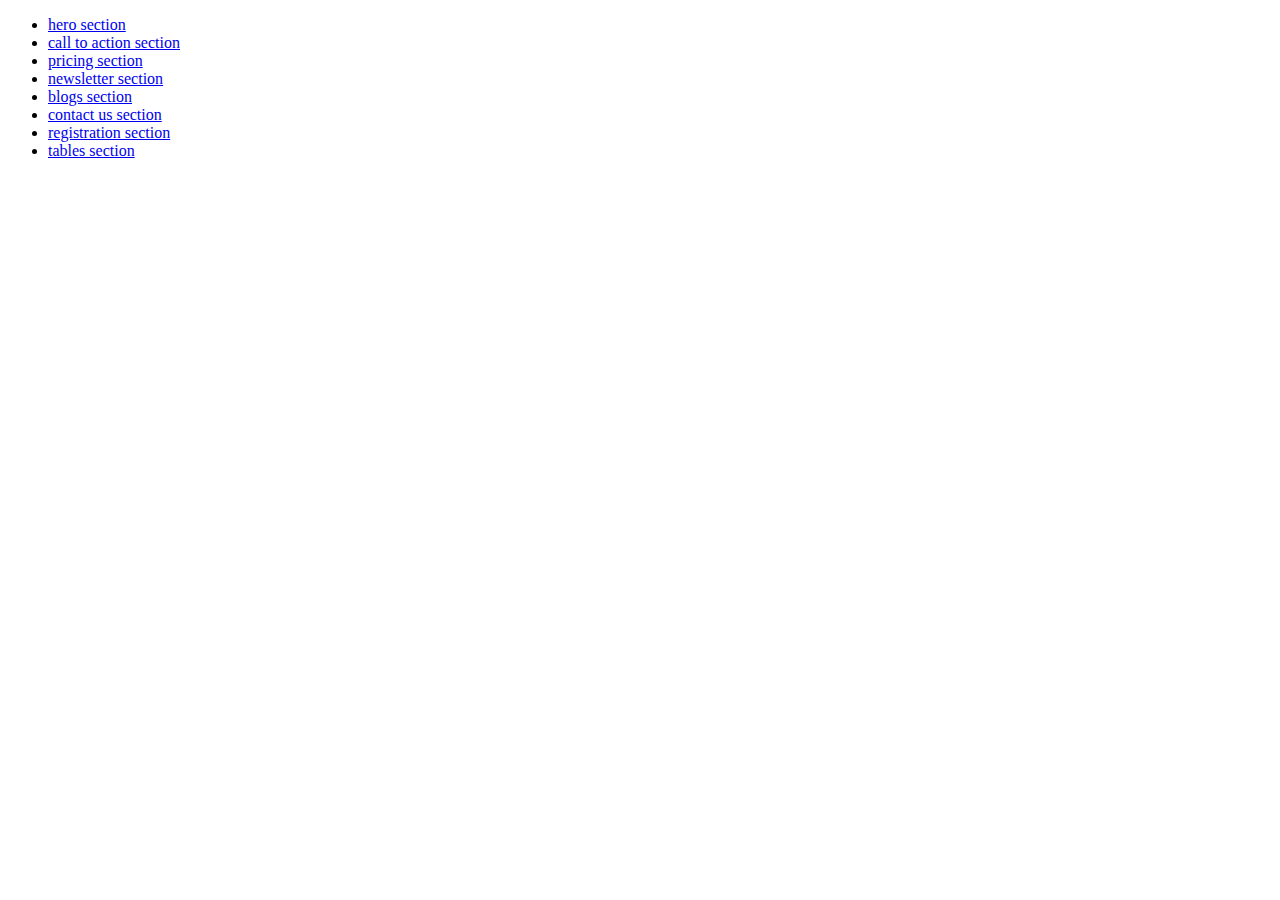
<file: index.html>
<!DOCTYPE html>
<html lang="en">
  <head>
    <meta charset="UTF-8" />
    <meta name="viewport" content="width=device-width, initial-scale=1.0" />
    <title>Document</title>
  </head>
  <body>
    <!-- DO NOT EDIT THIS FILE -->
    <ul>
      <li><a href="./1-hero-section/index.html">hero section</a></li>
      <li>
        <a href="./2-call-to-action/index.html">call to action section</a>
      </li>
      <li><a href="./1-hero-section/index.html">pricing section</a></li>
      <li><a href="./1-hero-section/index.html">newsletter section</a></li>
      <li><a href="./1-hero-section/index.html">blogs section</a></li>
      <li><a href="./1-hero-section/index.html">contact us section</a></li>
      <li><a href="./1-hero-section/index.html">registration section</a></li>
      <li><a href="./1-hero-section/index.html">tables section</a></li>
    </ul>
  </body>
</html>
</file>
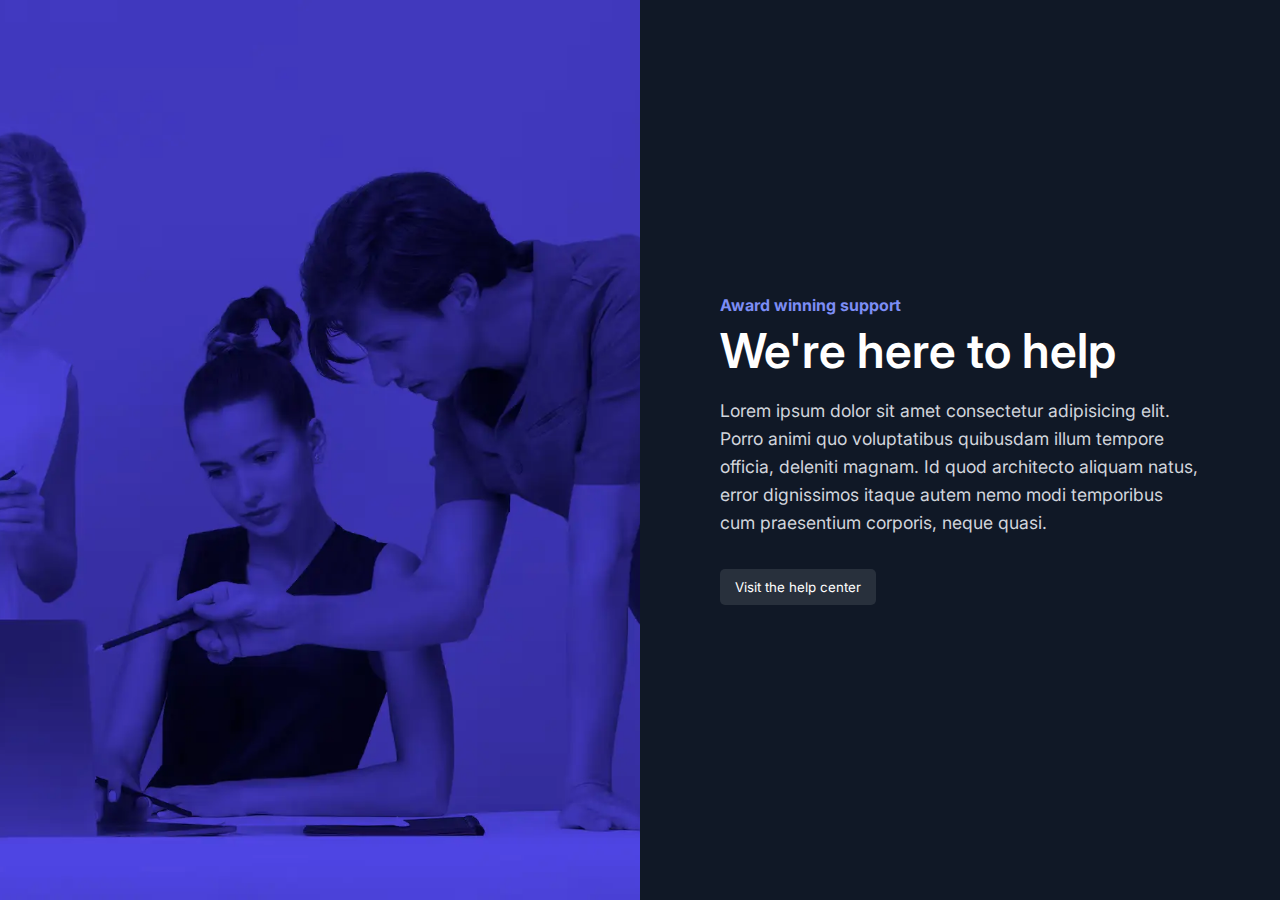
<file: 2-call-to-action/index.html>
<!DOCTYPE html>
<html lang="en">
  <head>
    <meta charset="UTF-8" />
    <meta name="viewport" content="width=device-width, initial-scale=1.0" />
    <title>Call to action</title>
    <link rel="stylesheet" href="style.css" />

    <link rel="preconnect" href="https://fonts.googleapis.com" />
    <link rel="preconnect" href="https://fonts.gstatic.com" crossorigin />
    <link
      href="https://fonts.googleapis.com/css2?family=Inter:ital,opsz,wght@0,14..32,100..900;1,14..32,100..900&family=Mona+Sans:ital,wght@0,200..900;1,200..900&family=Montez&family=Montserrat:ital,wght@0,100..900;1,100..900&family=Open+Sans:ital,wght@0,300..800;1,300..800&display=swap"
      rel="stylesheet"
    />
  </head>
  <body>
    <section id="call-to-action">
      <img src="./contact-us.webp" alt="Contact us" />
      <div class="info">
        <h4 class="sub-heading">Award winning support</h4>
        <h1>We're here to help</h1>
        <p>
          Lorem ipsum dolor sit amet consectetur adipisicing elit. Porro animi
          quo voluptatibus quibusdam illum tempore officia, deleniti magnam. Id
          quod architecto aliquam natus, error dignissimos itaque autem nemo
          modi temporibus cum praesentium corporis, neque quasi.
        </p>
        <button>Visit the help center</button>
      </div>
    </section>
  </body>
</html>
</file>
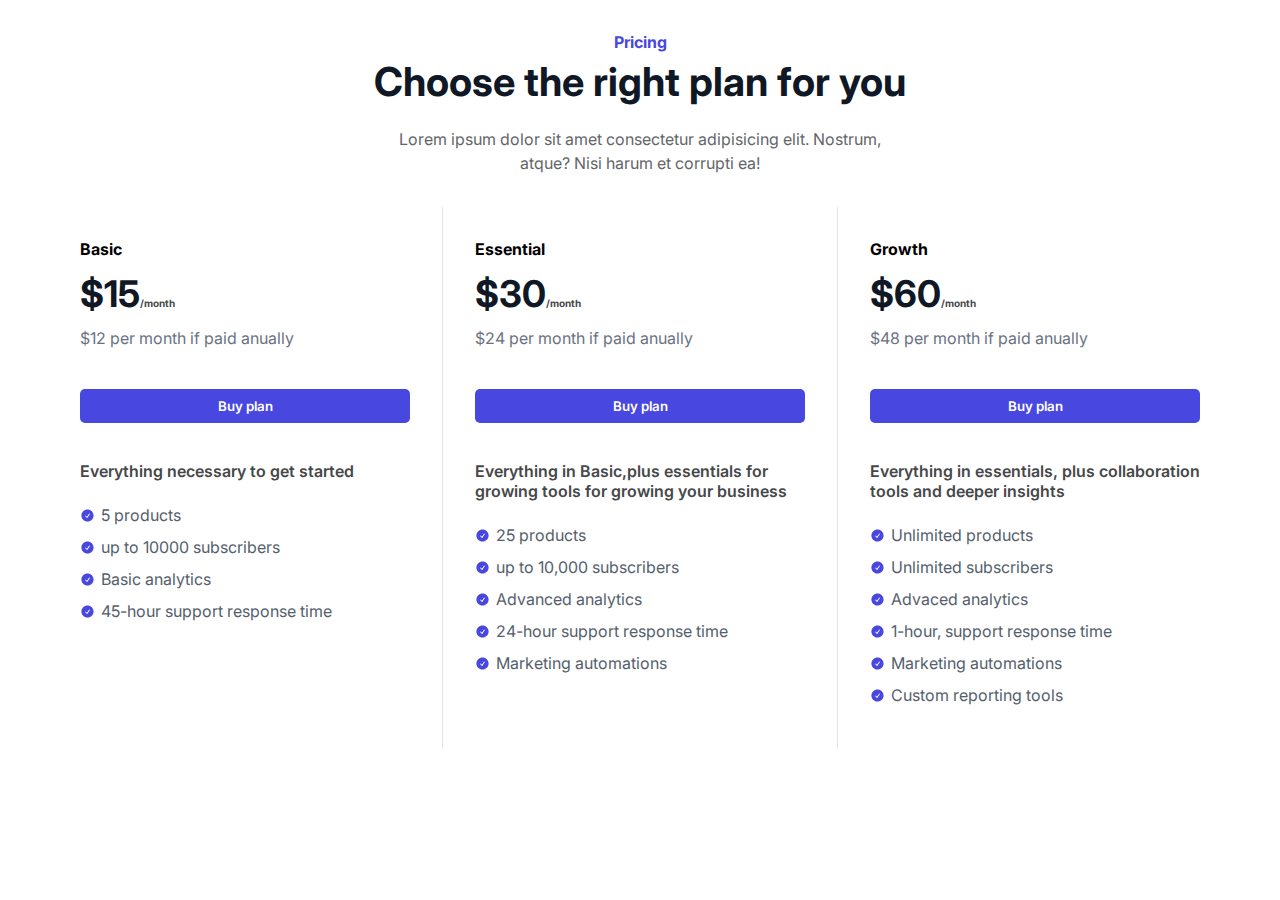
<file: 3-pricings/index.html>
<!DOCTYPE html>
<html lang="en">
  <head>
    <meta charset="UTF-8" />
    <meta name="viewport" content="width=device-width, initial-scale=1.0" />
    <title>Pricing</title>
    <link rel="stylesheet" href="style.css" />

    <link rel="preconnect" href="https://fonts.googleapis.com" />
    <link rel="preconnect" href="https://fonts.gstatic.com" crossorigin />
    <link
      href="https://fonts.googleapis.com/css2?family=Inter:ital,opsz,wght@0,14..32,100..900;1,14..32,100..900&family=Mona+Sans:ital,wght@0,200..900;1,200..900&family=Montez&family=Montserrat:ital,wght@0,100..900;1,100..900&family=Open+Sans:ital,wght@0,300..800;1,300..800&display=swap"
      rel="stylesheet"
    />
  </head>
  <body>
    <section class="pricing">
      <div class="pricing-info">
        <h4 class="tag">Pricing</h4>
        <h1>Choose the right plan for you</h1>
        <p>
          Lorem ipsum dolor sit amet consectetur adipisicing elit. Nostrum,
          atque? Nisi harum et corrupti ea!
        </p>
      </div>

      <div class="card-container">
        <div class="card">
          <h4 class="type">Basic</h4>
          <h2>$15<small>/month</small></h2>
          <p class="price">$12 per month if paid anually</p>
          <button>Buy plan</button>
          <p class="features">Everything necessary to get started</p>
          <ul>
            <li>
              <svg
                xmlns="http://www.w3.org/2000/svg"
                viewBox="0 0 24 24"
                fill="currentColor"
                class="size-6"
              >
                <path
                  fill-rule="evenodd"
                  d="M2.25 12c0-5.385 4.365-9.75 9.75-9.75s9.75 4.365 9.75 9.75-4.365 9.75-9.75 9.75S2.25 17.385 2.25 12Zm13.36-1.814a.75.75 0 1 0-1.22-.872l-3.236 4.53L9.53 12.22a.75.75 0 0 0-1.06 1.06l2.25 2.25a.75.75 0 0 0 1.14-.094l3.75-5.25Z"
                  clip-rule="evenodd"
                />
              </svg>
              <p>5 products</p>
            </li>
            <li>
              <svg
                xmlns="http://www.w3.org/2000/svg"
                viewBox="0 0 24 24"
                fill="currentColor"
                class="size-6"
              >
                <path
                  fill-rule="evenodd"
                  d="M2.25 12c0-5.385 4.365-9.75 9.75-9.75s9.75 4.365 9.75 9.75-4.365 9.75-9.75 9.75S2.25 17.385 2.25 12Zm13.36-1.814a.75.75 0 1 0-1.22-.872l-3.236 4.53L9.53 12.22a.75.75 0 0 0-1.06 1.06l2.25 2.25a.75.75 0 0 0 1.14-.094l3.75-5.25Z"
                  clip-rule="evenodd"
                />
              </svg>
              <p>up to 10000 subscribers</p>
            </li>
            <li>
              <svg
                xmlns="http://www.w3.org/2000/svg"
                viewBox="0 0 24 24"
                fill="currentColor"
                class="size-6"
              >
                <path
                  fill-rule="evenodd"
                  d="M2.25 12c0-5.385 4.365-9.75 9.75-9.75s9.75 4.365 9.75 9.75-4.365 9.75-9.75 9.75S2.25 17.385 2.25 12Zm13.36-1.814a.75.75 0 1 0-1.22-.872l-3.236 4.53L9.53 12.22a.75.75 0 0 0-1.06 1.06l2.25 2.25a.75.75 0 0 0 1.14-.094l3.75-5.25Z"
                  clip-rule="evenodd"
                />
              </svg>
              <p>Basic analytics</p>
            </li>
            <li>
              <svg
                xmlns="http://www.w3.org/2000/svg"
                viewBox="0 0 24 24"
                fill="currentColor"
                class="size-6"
              >
                <path
                  fill-rule="evenodd"
                  d="M2.25 12c0-5.385 4.365-9.75 9.75-9.75s9.75 4.365 9.75 9.75-4.365 9.75-9.75 9.75S2.25 17.385 2.25 12Zm13.36-1.814a.75.75 0 1 0-1.22-.872l-3.236 4.53L9.53 12.22a.75.75 0 0 0-1.06 1.06l2.25 2.25a.75.75 0 0 0 1.14-.094l3.75-5.25Z"
                  clip-rule="evenodd"
                />
              </svg>
              <p>45-hour support response time</p>
            </li>
          </ul>
        </div>
        <div class="card">
          <h4 class="type">Essential</h4>
          <h2>$30<small>/month</small></h2>
          <p class="price">$24 per month if paid anually</p>
          <button>Buy plan</button>
          <p class="features">
            Everything in Basic,plus essentials for growing tools for growing
            your business
          </p>
          <ul>
            <li>
              <svg
                xmlns="http://www.w3.org/2000/svg"
                viewBox="0 0 24 24"
                fill="currentColor"
                class="size-6"
              >
                <path
                  fill-rule="evenodd"
                  d="M2.25 12c0-5.385 4.365-9.75 9.75-9.75s9.75 4.365 9.75 9.75-4.365 9.75-9.75 9.75S2.25 17.385 2.25 12Zm13.36-1.814a.75.75 0 1 0-1.22-.872l-3.236 4.53L9.53 12.22a.75.75 0 0 0-1.06 1.06l2.25 2.25a.75.75 0 0 0 1.14-.094l3.75-5.25Z"
                  clip-rule="evenodd"
                />
              </svg>
              <p>25 products</p>
            </li>
            <li>
              <svg
                xmlns="http://www.w3.org/2000/svg"
                viewBox="0 0 24 24"
                fill="currentColor"
                class="size-6"
              >
                <path
                  fill-rule="evenodd"
                  d="M2.25 12c0-5.385 4.365-9.75 9.75-9.75s9.75 4.365 9.75 9.75-4.365 9.75-9.75 9.75S2.25 17.385 2.25 12Zm13.36-1.814a.75.75 0 1 0-1.22-.872l-3.236 4.53L9.53 12.22a.75.75 0 0 0-1.06 1.06l2.25 2.25a.75.75 0 0 0 1.14-.094l3.75-5.25Z"
                  clip-rule="evenodd"
                />
              </svg>
              <p>up to 10,000 subscribers</p>
            </li>
            <li>
              <svg
                xmlns="http://www.w3.org/2000/svg"
                viewBox="0 0 24 24"
                fill="currentColor"
                class="size-6"
              >
                <path
                  fill-rule="evenodd"
                  d="M2.25 12c0-5.385 4.365-9.75 9.75-9.75s9.75 4.365 9.75 9.75-4.365 9.75-9.75 9.75S2.25 17.385 2.25 12Zm13.36-1.814a.75.75 0 1 0-1.22-.872l-3.236 4.53L9.53 12.22a.75.75 0 0 0-1.06 1.06l2.25 2.25a.75.75 0 0 0 1.14-.094l3.75-5.25Z"
                  clip-rule="evenodd"
                />
              </svg>
              <p>Advanced analytics</p>
            </li>
            <li>
              <svg
                xmlns="http://www.w3.org/2000/svg"
                viewBox="0 0 24 24"
                fill="currentColor"
                class="size-6"
              >
                <path
                  fill-rule="evenodd"
                  d="M2.25 12c0-5.385 4.365-9.75 9.75-9.75s9.75 4.365 9.75 9.75-4.365 9.75-9.75 9.75S2.25 17.385 2.25 12Zm13.36-1.814a.75.75 0 1 0-1.22-.872l-3.236 4.53L9.53 12.22a.75.75 0 0 0-1.06 1.06l2.25 2.25a.75.75 0 0 0 1.14-.094l3.75-5.25Z"
                  clip-rule="evenodd"
                />
              </svg>
              <p>24-hour support response time</p>
            </li>
            <li>
              <svg
                xmlns="http://www.w3.org/2000/svg"
                viewBox="0 0 24 24"
                fill="currentColor"
                class="size-6"
              >
                <path
                  fill-rule="evenodd"
                  d="M2.25 12c0-5.385 4.365-9.75 9.75-9.75s9.75 4.365 9.75 9.75-4.365 9.75-9.75 9.75S2.25 17.385 2.25 12Zm13.36-1.814a.75.75 0 1 0-1.22-.872l-3.236 4.53L9.53 12.22a.75.75 0 0 0-1.06 1.06l2.25 2.25a.75.75 0 0 0 1.14-.094l3.75-5.25Z"
                  clip-rule="evenodd"
                />
              </svg>
              <p>Marketing automations</p>
            </li>
          </ul>
        </div>
        <div class="card" style="border: none">
          <h4 class="type">Growth</h4>
          <h2>$60<small>/month</small></h2>
          <p class="price">$48 per month if paid anually</p>
          <button>Buy plan</button>
          <p class="features">
            Everything in essentials, plus collaboration tools and deeper
            insights
          </p>
          <ul>
            <li>
              <svg
                xmlns="http://www.w3.org/2000/svg"
                viewBox="0 0 24 24"
                fill="currentColor"
                class="size-6"
              >
                <path
                  fill-rule="evenodd"
                  d="M2.25 12c0-5.385 4.365-9.75 9.75-9.75s9.75 4.365 9.75 9.75-4.365 9.75-9.75 9.75S2.25 17.385 2.25 12Zm13.36-1.814a.75.75 0 1 0-1.22-.872l-3.236 4.53L9.53 12.22a.75.75 0 0 0-1.06 1.06l2.25 2.25a.75.75 0 0 0 1.14-.094l3.75-5.25Z"
                  clip-rule="evenodd"
                />
              </svg>
              <p>Unlimited products</p>
            </li>
            <li>
              <svg
                xmlns="http://www.w3.org/2000/svg"
                viewBox="0 0 24 24"
                fill="currentColor"
                class="size-6"
              >
                <path
                  fill-rule="evenodd"
                  d="M2.25 12c0-5.385 4.365-9.75 9.75-9.75s9.75 4.365 9.75 9.75-4.365 9.75-9.75 9.75S2.25 17.385 2.25 12Zm13.36-1.814a.75.75 0 1 0-1.22-.872l-3.236 4.53L9.53 12.22a.75.75 0 0 0-1.06 1.06l2.25 2.25a.75.75 0 0 0 1.14-.094l3.75-5.25Z"
                  clip-rule="evenodd"
                />
              </svg>
              <p>Unlimited subscribers</p>
            </li>
            <li>
              <svg
                xmlns="http://www.w3.org/2000/svg"
                viewBox="0 0 24 24"
                fill="currentColor"
                class="size-6"
              >
                <path
                  fill-rule="evenodd"
                  d="M2.25 12c0-5.385 4.365-9.75 9.75-9.75s9.75 4.365 9.75 9.75-4.365 9.75-9.75 9.75S2.25 17.385 2.25 12Zm13.36-1.814a.75.75 0 1 0-1.22-.872l-3.236 4.53L9.53 12.22a.75.75 0 0 0-1.06 1.06l2.25 2.25a.75.75 0 0 0 1.14-.094l3.75-5.25Z"
                  clip-rule="evenodd"
                />
              </svg>
              <p>Advaced analytics</p>
            </li>
            <li>
              <svg
                xmlns="http://www.w3.org/2000/svg"
                viewBox="0 0 24 24"
                fill="currentColor"
                class="size-6"
              >
                <path
                  fill-rule="evenodd"
                  d="M2.25 12c0-5.385 4.365-9.75 9.75-9.75s9.75 4.365 9.75 9.75-4.365 9.75-9.75 9.75S2.25 17.385 2.25 12Zm13.36-1.814a.75.75 0 1 0-1.22-.872l-3.236 4.53L9.53 12.22a.75.75 0 0 0-1.06 1.06l2.25 2.25a.75.75 0 0 0 1.14-.094l3.75-5.25Z"
                  clip-rule="evenodd"
                />
              </svg>
              <p>1-hour, support response time</p>
            </li>
            <li>
              <svg
                xmlns="http://www.w3.org/2000/svg"
                viewBox="0 0 24 24"
                fill="currentColor"
                class="size-6"
              >
                <path
                  fill-rule="evenodd"
                  d="M2.25 12c0-5.385 4.365-9.75 9.75-9.75s9.75 4.365 9.75 9.75-4.365 9.75-9.75 9.75S2.25 17.385 2.25 12Zm13.36-1.814a.75.75 0 1 0-1.22-.872l-3.236 4.53L9.53 12.22a.75.75 0 0 0-1.06 1.06l2.25 2.25a.75.75 0 0 0 1.14-.094l3.75-5.25Z"
                  clip-rule="evenodd"
                />
              </svg>
              <p>Marketing automations</p>
            </li>
            <li>
              <svg
                xmlns="http://www.w3.org/2000/svg"
                viewBox="0 0 24 24"
                fill="currentColor"
                class="size-6"
              >
                <path
                  fill-rule="evenodd"
                  d="M2.25 12c0-5.385 4.365-9.75 9.75-9.75s9.75 4.365 9.75 9.75-4.365 9.75-9.75 9.75S2.25 17.385 2.25 12Zm13.36-1.814a.75.75 0 1 0-1.22-.872l-3.236 4.53L9.53 12.22a.75.75 0 0 0-1.06 1.06l2.25 2.25a.75.75 0 0 0 1.14-.094l3.75-5.25Z"
                  clip-rule="evenodd"
                />
              </svg>
              <p>Custom reporting tools</p>
            </li>
          </ul>
        </div>
      </div>
    </section>
  </body>
</html>
</file>
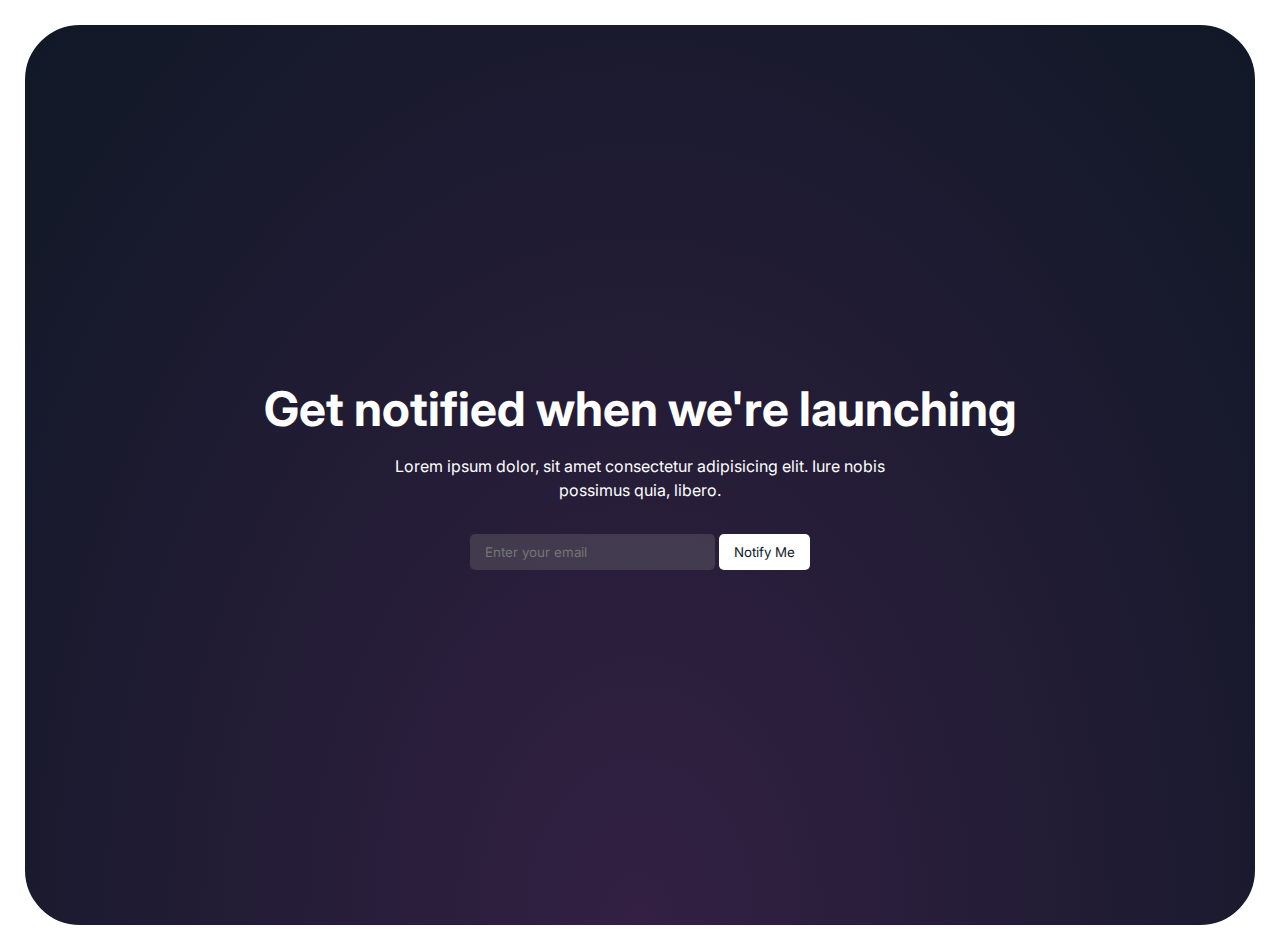
<file: 4-newsletter/index.html>
<!DOCTYPE html>
<html lang="en">
  <head>
    <meta charset="UTF-8" />
    <meta name="viewport" content="width=device-width, initial-scale=1.0" />
    <title>News Letter</title>
    <link rel="stylesheet" href="style.css" />

    <link rel="preconnect" href="https://fonts.googleapis.com" />
    <link rel="preconnect" href="https://fonts.gstatic.com" crossorigin />
    <link
      href="https://fonts.googleapis.com/css2?family=Inter:ital,opsz,wght@0,14..32,100..900;1,14..32,100..900&family=Mona+Sans:ital,wght@0,200..900;1,200..900&family=Montez&family=Montserrat:ital,wght@0,100..900;1,100..900&family=Open+Sans:ital,wght@0,300..800;1,300..800&display=swap"
      rel="stylesheet"
    />
  </head>
  <body>
    <section id="news-letter">
      <div class="news-letter-container">
        <h1>Get notified when we're launching</h1>
        <p>
          Lorem ipsum dolor, sit amet consectetur adipisicing elit. Iure nobis
          possimus quia, libero.
        </p>

        <div class="subscribe">
          <input
            type="email"
            name="email"
            id="email"
            placeholder="Enter your email"
          />
          <button>Notify Me</button>
        </div>

        <!-- <div class="purple"></div> -->
      </div>
    </section>
  </body>
</html>
</file>
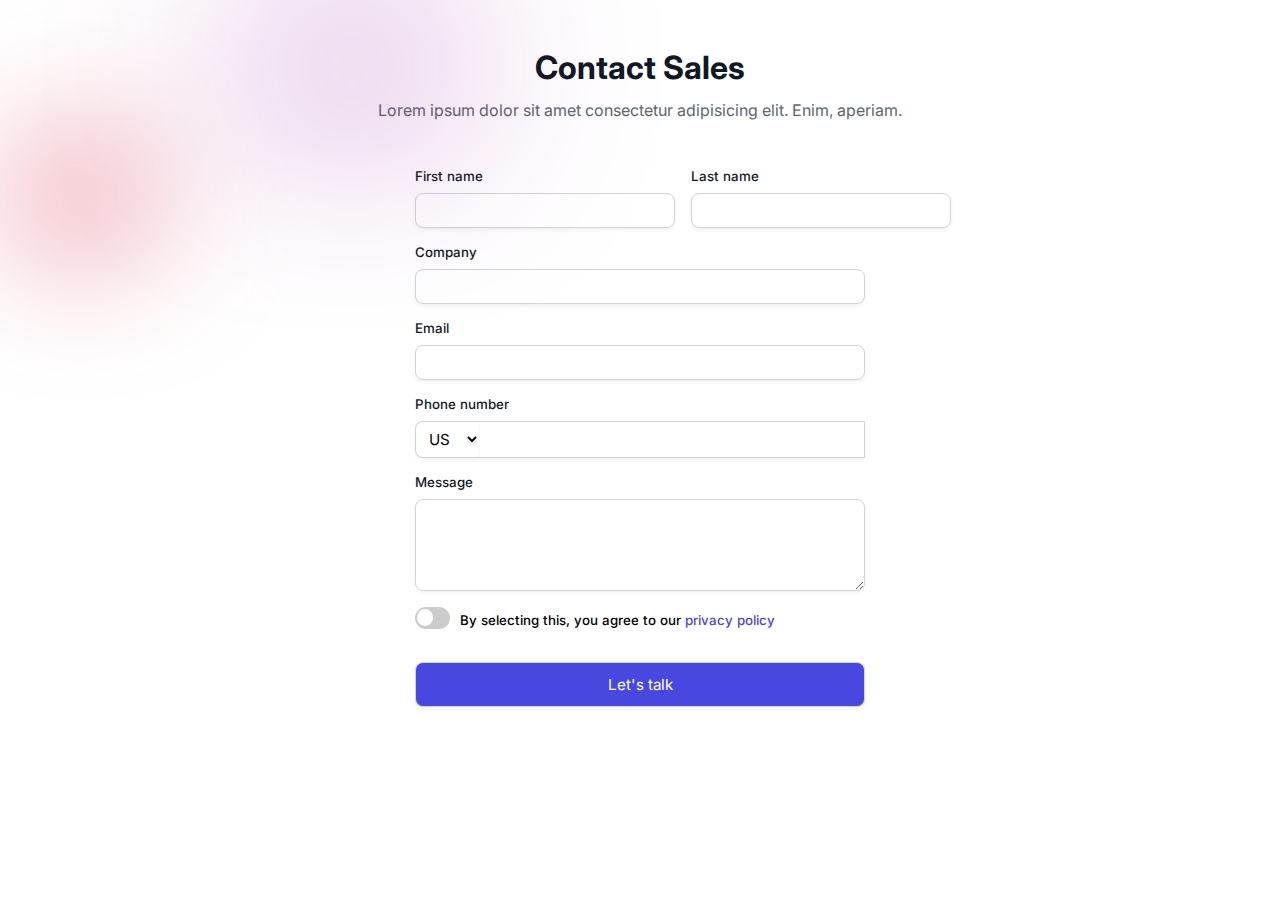
<file: 6-contact-us/index.html>
<!DOCTYPE html>
<html lang="en">
  <head>
    <meta charset="UTF-8" />
    <meta name="viewport" content="width=device-width, initial-scale=1.0" />
    <title>Contact us</title>
    <link rel="stylesheet" href="style.css" />
    <link rel="preconnect" href="https://fonts.googleapis.com" />
    <link rel="preconnect" href="https://fonts.gstatic.com" crossorigin />
    <link
      href="https://fonts.googleapis.com/css2?family=Inter:ital,opsz,wght@0,14..32,100..900;1,14..32,100..900&family=Mona+Sans:ital,wght@0,200..900;1,200..900&family=Montez&family=Montserrat:ital,wght@0,100..900;1,100..900&family=Open+Sans:ital,wght@0,300..800;1,300..800&display=swap"
      rel="stylesheet"
    />
  </head>
  <body>
    <header>
      <h1>Contact Sales</h1>
      <p>
        Lorem ipsum dolor sit amet consectetur adipisicing elit. Enim, aperiam.
      </p>
    </header>

    <section id="contact">
      <form action="">
        <div class="fullname">
          <div class="inputcontainer">
            <label for="fname">First name</label>
            <input type="text" name="fname" id="fname" />
          </div>
          <div class="inputcontainer">
            <label for="lname">Last name</label>
            <input type="text" name="lname" id="lname" />
          </div>
        </div>
        <div class="inputcontainer">
          <label for="company">Company</label>
          <input type="text" name="company" id="company" />
        </div>
        <div class="inputcontainer">
          <label for="mail">Email</label>
          <input type="email" name="mail" id="mail" />
        </div>
        <div class="inputcontainer">
          <label for="phone">Phone number</label>
          <div class="phone-container">
            <select name="country" id="country">
              <option value="us">US</option>
              <option value="IN">India</option>
            </select>
            <input type="tel" name="phone" id="phone" />
          </div>
        </div>
        <div class="inputcontainer">
          <label for="message">Message</label>
          <textarea id="message" name="message" rows="4" cols="50"></textarea>
        </div>

        <div class="switchcontainer">
          <label class="switch">
            <input type="checkbox" />
            <span class="slider round"></span>
          </label>
          <p class="terms">
            By selecting this, you agree to our <a href="#">privacy policy</a>
          </p>
        </div>

        <input type="submit" value="Let's talk" />
      </form>
      <div class="glow purpleshade"></div>
      <div class="glow pinkshade"></div>
    </section>
  </body>
</html>
</file>
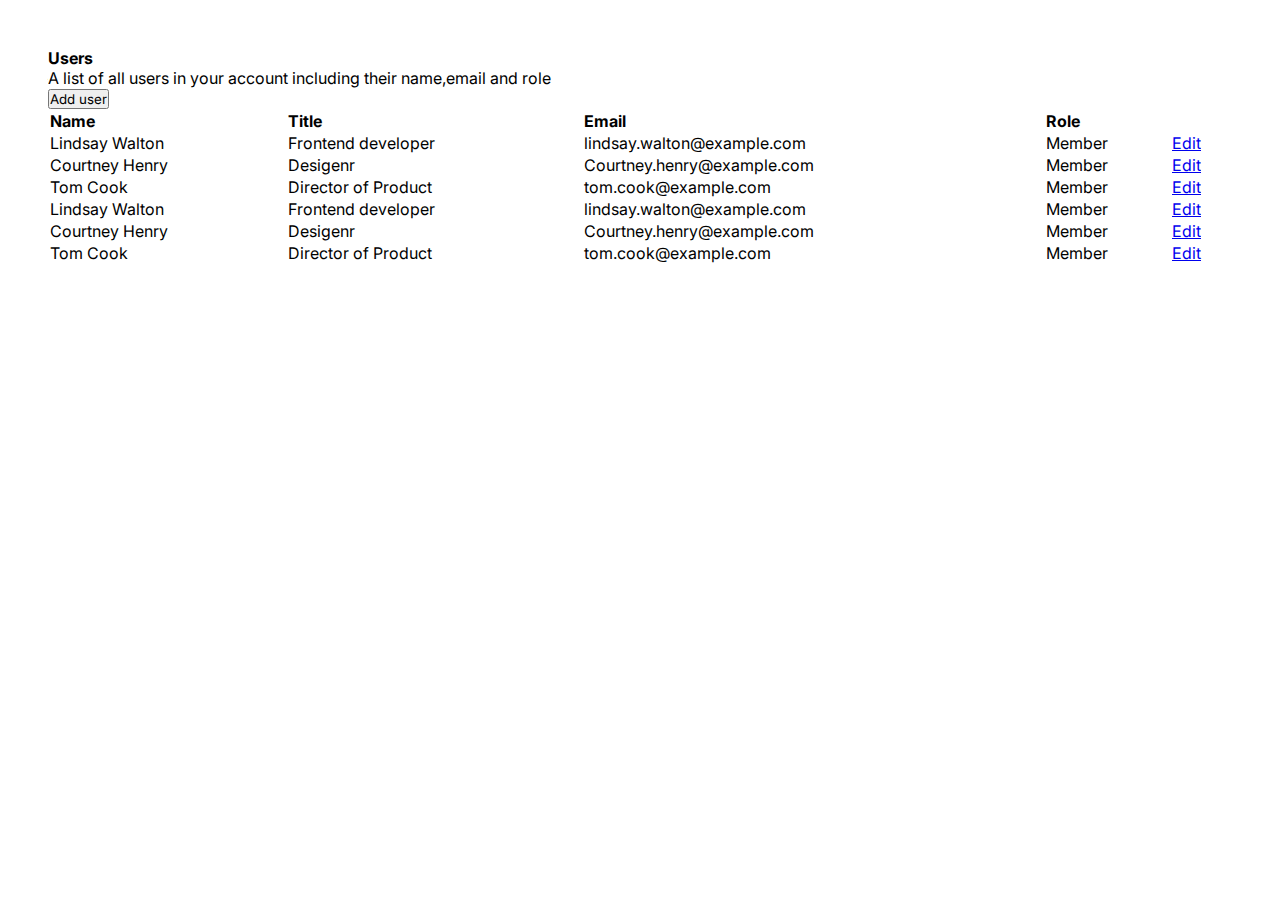
<file: 8-tables/index.html>
<!DOCTYPE html>
<html lang="en">
  <head>
    <meta charset="UTF-8" />
    <meta name="viewport" content="width=device-width, initial-scale=1.0" />
    <title>Tables</title>
    <link rel="stylesheet" href="style.css" />

    <link rel="preconnect" href="https://fonts.googleapis.com" />
    <link rel="preconnect" href="https://fonts.gstatic.com" crossorigin />
    <link
      href="https://fonts.googleapis.com/css2?family=Inter:ital,opsz,wght@0,14..32,100..900;1,14..32,100..900&family=Mona+Sans:ital,wght@0,200..900;1,200..900&family=Montez&family=Montserrat:ital,wght@0,100..900;1,100..900&family=Open+Sans:ital,wght@0,300..800;1,300..800&display=swap"
      rel="stylesheet"
    />
  </head>
  <body>
    <section id="user-table">
      <div class="heading">
        <div class="title-subtitle">
          <h4>Users</h4>
          <p>
            A list of all users in your account including their name,email and
            role
          </p>
        </div>
        <button>Add user</button>
      </div>

      <table>
        <thead>
          <tr>
            <th>Name</th>
            <th>Title</th>
            <th>Email</th>
            <th>Role</th>
            <th></th>
          </tr>
        </thead>
        <tbody>
          <tr>
            <td>Lindsay Walton</td>
            <td>Frontend developer</td>
            <td>lindsay.walton@example.com</td>
            <td>Member</td>
            <td><a href="#">Edit</a></td>
          </tr>
          <tr>
            <td>Courtney Henry</td>
            <td>Desigenr</td>
            <td>Courtney.henry@example.com</td>
            <td>Member</td>
            <td><a href="#">Edit</a></td>
          </tr>
          <tr>
            <td>Tom Cook</td>
            <td>Director of Product</td>
            <td>tom.cook@example.com</td>
            <td>Member</td>
            <td><a href="#">Edit</a></td>
          </tr>
          <tr>
            <td>Lindsay Walton</td>
            <td>Frontend developer</td>
            <td>lindsay.walton@example.com</td>
            <td>Member</td>
            <td><a href="#">Edit</a></td>
          </tr>
          <tr>
            <td>Courtney Henry</td>
            <td>Desigenr</td>
            <td>Courtney.henry@example.com</td>
            <td>Member</td>
            <td><a href="#">Edit</a></td>
          </tr>
          <tr>
            <td>Tom Cook</td>
            <td>Director of Product</td>
            <td>tom.cook@example.com</td>
            <td>Member</td>
            <td><a href="#">Edit</a></td>
          </tr>
        </tbody>
      </table>
    </section>
  </body>
</html>
</file>
<file: 2-call-to-action/style.css>
* {
  margin: 0px;
  padding: 0px;
  background-color: #101826;
  color: white;
  font-family: "Inter", sans-serif;
}

#call-to-action {
  display: grid;
  grid-template-columns: repeat(2, 1fr);
  height: 100vh;
}

img {
  grid-column: 1/2;
  grid-row: 1/2;
  height: 100%;
  width: 100%;
  object-fit: cover;
}

.info {
  display: flex;
  align-items: flex-start;
  justify-content: center;
  flex-direction: column;
  padding: 5rem;
  gap: 12px;
}

.sub-heading {
  color: #7c8df4;
}

button {
  padding: 10px 15px;
  border: none;
  cursor: pointer;
  background-color: #28303c;
  color: white;
  border-radius: 5px;
  margin-top: 20px;
}

button:hover {
  padding: 10px 15px;
  border: none;
  cursor: pointer;
  background-color: #232a34;
  color: white;
  border-radius: 5px;
  margin-top: 20px;
}

p {
  line-height: 1.6;
  font-weight: 400;
  text-align: left;
  font-size: 1.1rem;
  color: oklch(87.2% 0.01 258.338);
}

h1 {
  font-size: 3rem;
  margin-bottom: 10px;
  font-weight: 600;
  line-height: 1;
}
</file>
<file: 3-pricings/style.css>
* {
  margin: 0px;
  padding: 0px;
  font-family: "Inter", sans-serif;
}

.pricing-info {
  display: flex;
  justify-content: center;
  align-items: center;
  flex-direction: column;
  margin: 2rem auto;
  text-align: center;
  gap: 5px;
}

.pricing-info p {
  max-width: 500px;
  line-height: 1.5;
  color: #646669;
}

h1 {
  font-size: 2.488rem;
  margin-bottom: 16px;
  color: #101826;
}

h2 {
  font-size: 2.3rem;
  color: #101826;
}

.pricing-info p {
  line-height: 1.5;
  color: #646669;
}

.tag {
  color: #4848e0;
}

.card {
  display: flex;
  gap: 12px;
  justify-content: flex-start;
  align-items: flex-start;
  flex-direction: column;
  width: 330px;
  /* margin: 3%; */
  padding: 2rem;
  border-right: #6466692d solid 0.52px;
}

button {
  background-color: #4848e0;
  font-weight: 600;
  color: white;
  border-radius: 5px;
  border: none;
  width: 100%;
  padding: 9px 12px;
  margin: 14px 0px;
  cursor: pointer;
}

.card-container {
  display: flex;
  flex-wrap: wrap;
  justify-content: center;
  gap: 20;
}

small {
  font-size: 10px;
  color: #464849;
}

.price {
  color: oklch(55.1% 0.027 264.364);
  margin-bottom: 15px;
}
.features {
  color: #464849;
  font-weight: 600;
  margin: 12px 0px;
}

ul {
  list-style: none;
}

ul li svg {
  height: 15px;
  width: 15px;
  fill: #4848e0;
}

ul li {
  display: flex;
  gap: 6px;
  margin-bottom: 12px;
  align-items: center;
  color: #55606c;
}

/* write your css here */
</file>
<file: 4-newsletter/style.css>
* {
    margin: 0px;
    padding: 0px;
    color: white;
    font-family: "Inter", sans-serif;
}

h1 {
    font-size: 2.986rem;
}

#news-letter {

    overflow-y: hidden;

}

button {
    cursor: pointer;
    margin-top: 16px;
    padding: 10px 15px;
    background-color: white;
    border: none;
    color: #101826;
    border-radius: 5px;
}

#email {
    padding: 10px 15px;
    border-radius: 5px;
    border: none;
    background-color: rgba(128, 128, 128, 0.3);
}

.subscribe {
    z-index: 10;
}

#news-letter p {
    max-width: 500px;
    line-height: 1.5;
    text-align: center;
}

.news-letter-container {

    background: radial-gradient(at center bottom, #332043, #101826);
    height: 100vh;
    color: white;
    display: flex;
    justify-content: center;
    align-items: center;
    flex-direction: column;
    gap: 16px;
    position: relative;
    border: 25px solid white;
    border-radius: 5rem;


}

.purple {
    height: 500px;
    width: 500px;
    position: absolute;
    bottom: 0;
    left: 50%;
    transform: translate(-43%, 50%);
    transform: translateX();
    background-color: #332043;
    filter: blur(100px);
    z-index: 9;
}
</file>
<file: 6-contact-us/style.css>
/* write your css here */
* {
  font-family: "Inter", sans-serif;
  padding: 0px;
  margin: 0px;
}

.switch {
  position: relative;
  display: inline-block;
  width: 35px;
  height: 22px;
}

/* Hide default HTML checkbox */
.switch input {
  opacity: 0;
  width: 0;
  height: 0;
}

/* The slider */
.slider {
  position: absolute;
  cursor: pointer;
  top: 0;
  left: 0;
  right: 0;
  bottom: 0;
  background-color: #ccc;
  -webkit-transition: 0.4s;
  transition: 0.4s;
}

.slider:before {
  position: absolute;
  content: "";
  height: 17px;
  width: 16px;
  left: 2px;
  bottom: 3px;
  background-color: white;
  -webkit-transition: 0.4s;
  transition: 0.4s;
}

input:checked + .slider {
  background-color: #4848e0;
}

input:focus + .slider {
  box-shadow: 0 0 1px #4848e0;
}

input:checked + .slider:before {
  -webkit-transform: translateX(15px);
  -ms-transform: translateX(15px);
  transform: translateX(15px);
}

/* Rounded sliders */
.slider.round {
  border-radius: 34px;
}

.slider.round:before {
  border-radius: 50%;
}

.inputcontainer {
  display: flex;
  flex-direction: column;
  gap: 6px;
  margin-bottom: 16px;
}

.fullname {
  display: flex;
  flex-direction: row;
  gap: 16px;
}
body {
  background: #fff;
  font-family: "Inter", sans-serif;
  padding: 0;
  margin: 0;
}

header {
  text-align: center;
  margin-top: 3rem;
  margin-bottom: 3rem;
}

header h1,
label {
  color: #101826;
}

label {
  margin-bottom: 3px;
}

label,
.terms {
  font-weight: 500;
  font-size: 0.833rem;
}

header p {
  color: #5d6773;
}

input,
textarea,
select {
  padding: 7px 9px;
  font-size: 0.95rem;
  box-shadow: rgba(0, 0, 0, 0.06) 0px 2px 4px;
  border: 1px solid #d0d5dd;
  border-radius: 8px;
}

input[type="submit"] {
  background-color: #4848e0;
  color: white;
  padding: 12px 14px;
  width: 100%;
  border-radius: 8px;
  cursor: pointer;
  font-size: 0.95rem;
  margin-top: 10px;
}

.switchcontainer {
  display: flex;
  gap: 10px;
  align-items: center;
  margin-bottom: 20px;
}

.phone-container {
  display: flex;
  flex-direction: row;
  gap: 0px;
  width: 100%;
}

#country {
  background-color: white;
  border-right: none;
  width: 15%;
  border-top-right-radius: 0px;
  border-bottom-right-radius: 0px;
}

#phone {
  width: 85%;
  border-left: none;
  border-radius: 0px;
}

.glow.pinkshade {
  position: absolute;
  top: 158px;
  left: 24px;
  z-index: 9;
  height: 75px;
  width: 111px;
  background-color: rgb(220, 69, 94);
  filter: blur(72px);
  transform: rotateY(12deg);
}

.glow.purpleshade {
  position: absolute;
  top: 42px;
  left: 20%;
  z-index: 9;
  height: 50px;
  width: 191px;
  background-color: #8a0194;
  filter: blur(102px);
}

a {
  text-decoration: none;
  color: #4848e0;
}

form {
  max-width: 450px;
  width: 100%;
  background: #fff;
  padding: 0 1rem;
  display: block;
  margin: 0px auto;
}

h1 {
  margin-bottom: 13px;
}
</file>
<file: 8-tables/style.css>
/* write your css here */
* {
    margin: 0px;
    padding: 0px;
    font-family: "Inter", sans-serif;
}

#user-table {
    margin: 3rem;

}

table {
    width: 100%;
}

th {
    text-align: start;
}

tr:last-child {
    color: ;
}
</file>
